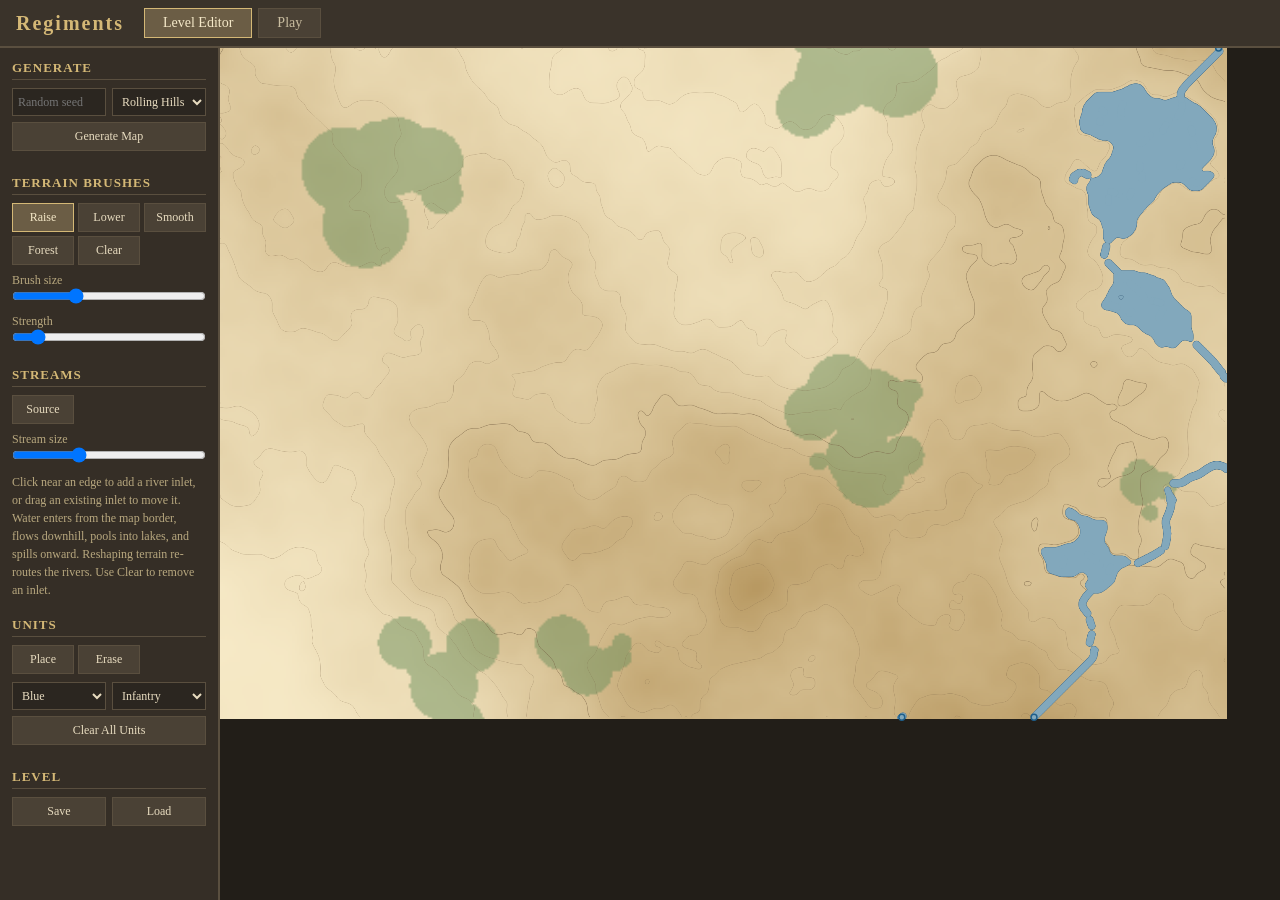
<file: v2/index.html>
<!DOCTYPE html>
<html lang="en">
<head>
    <meta charset="UTF-8">
    <meta name="viewport" content="width=device-width, initial-scale=1.0">
    <title>Regiments</title>
    <link rel="stylesheet" href="styles.css">
</head>
<body>
    <header>
        <h1>Regiments</h1>
        <nav>
            <button id="tab-editor" class="tab active">Level Editor</button>
            <button id="tab-play" class="tab">Play</button>
        </nav>
        <span id="status-bar"></span>
    </header>

    <main>
        <aside id="editor-panel">
            <section>
                <h3>Generate</h3>
                <div class="row">
                    <input type="number" id="gen-seed" placeholder="Random seed">
                    <select id="gen-style">
                        <option value="rolling">Rolling Hills</option>
                        <option value="flat">River Plains</option>
                        <option value="rugged">Rugged</option>
                    </select>
                </div>
                <button id="btn-generate" class="wide">Generate Map</button>
            </section>

            <section>
                <h3>Terrain Brushes</h3>
                <div class="tool-grid">
                    <button data-tool="raise" class="active">Raise</button>
                    <button data-tool="lower">Lower</button>
                    <button data-tool="smooth">Smooth</button>
                    <button data-tool="forest">Forest</button>
                    <button data-tool="clear">Clear</button>
                </div>
                <label>Brush size
                    <input type="range" id="brush-radius" min="10" max="200" value="70">
                </label>
                <label>Strength
                    <input type="range" id="brush-strength" min="0.05" max="1.5" step="0.05" value="0.2">
                </label>
            </section>

            <section>
                <h3>Streams</h3>
                <div class="tool-grid">
                    <button data-tool="river">Source</button>
                </div>
                <label>Stream size
                    <input type="range" id="stream-size" min="1" max="4" step="1" value="2">
                </label>
                <p class="hint">Click near an edge to add a river inlet, or drag an existing inlet to move it. Water enters from the map border, flows downhill, pools into lakes, and spills onward. Reshaping terrain re-routes the rivers. Use Clear to remove an inlet.</p>
            </section>

            <section>
                <h3>Units</h3>
                <div class="tool-grid">
                    <button data-tool="unit">Place</button>
                    <button data-tool="erase-unit">Erase</button>
                </div>
                <div class="row">
                    <select id="unit-side">
                        <option value="1">Blue</option>
                        <option value="2">Red</option>
                    </select>
                    <select id="unit-type">
                        <option value="infantry">Infantry</option>
                        <option value="cavalry">Cavalry</option>
                        <option value="artillery">Artillery</option>
                    </select>
                </div>
                <button id="btn-clear-units" class="wide">Clear All Units</button>
            </section>

            <section>
                <h3>Level</h3>
                <div class="row">
                    <button id="btn-save">Save</button>
                    <button id="btn-load">Load</button>
                </div>
            </section>
        </aside>

        <aside id="play-panel" style="display:none">
            <section>
                <h3>Battle</h3>
                <p id="battle-status" class="status"></p>
                <button id="btn-pause" class="wide">Pause</button>
                <div class="row">
                    <button data-speed="1" class="active">1x</button>
                    <button data-speed="2">2x</button>
                    <button data-speed="4">4x</button>
                </div>
                <button id="btn-restart" class="wide">Restart Battle</button>
            </section>

            <section>
                <h3>Orders</h3>
                <button id="btn-holdline" class="wide">Hold Line&nbsp;<span class="key">H</span></button>
                <div class="row">
                    <button id="btn-digin">Dig In <span class="key">D</span></button>
                    <button id="btn-stop">Halt <span class="key">S</span></button>
                </div>
                <p class="hint">Select companies, click <em>Hold Line</em>, then drag a line on the map. Infantry man the line, guns fall back to the rear, cavalry take the flanks — all facing the enemy. <em>Dig In</em> entrenches for a heavy defensive bonus (hold high ground for more).</p>
            </section>

            <section>
                <h3>Enemy AI</h3>
                <label>Difficulty
                    <select id="ai-difficulty">
                        <option value="easy">Cautious</option>
                        <option value="normal" selected>Seasoned</option>
                        <option value="hard">Ruthless</option>
                    </select>
                </label>
                <p class="hint">The red army maneuvers on its own: seizing high ground, forming combined-arms lines, entrenching on the defensive, flanking with cavalry, and pressing when your morale breaks.</p>
            </section>

            <section>
                <h3>How to play</h3>
                <p class="hint">Click or drag to select blue companies (Shift adds). Right-click to order a move. High ground makes fire more effective against troops below. Scroll to zoom, middle-drag to pan.</p>
            </section>
        </aside>

        <div id="canvas-wrap">
            <canvas id="canvas"></canvas>
        </div>
    </main>

    <script type="module" src="src/main.js"></script>
</body>
</html>
</file>
<file: v2/styles.css>
* { box-sizing: border-box; margin: 0; padding: 0; }

body {
    font-family: Georgia, 'Times New Roman', serif;
    background: #2b2620;
    color: #e8dcc0;
    height: 100vh;
    display: flex;
    flex-direction: column;
}

header {
    display: flex;
    align-items: center;
    gap: 20px;
    padding: 8px 16px;
    background: #3a332a;
    border-bottom: 2px solid #5a4f3f;
}

header h1 {
    font-size: 20px;
    letter-spacing: 2px;
    color: #d4b876;
}

nav { display: flex; gap: 6px; }

.tab {
    padding: 6px 18px;
    background: #4a4135;
    color: #c9bda0;
    border: 1px solid #5a4f3f;
    cursor: pointer;
    font-family: inherit;
    font-size: 14px;
}
.tab.active { background: #6b5d45; color: #f4e8c8; }

#status-bar { margin-left: auto; font-size: 13px; color: #b8a87f; font-style: italic; }

main {
    flex: 1;
    display: flex;
    overflow: hidden;
}

aside {
    width: 220px;
    padding: 12px;
    background: #352e26;
    border-right: 2px solid #5a4f3f;
    overflow-y: auto;
    flex-shrink: 0;
}

section { margin-bottom: 18px; }

section h3 {
    font-size: 13px;
    text-transform: uppercase;
    letter-spacing: 1px;
    color: #d4b876;
    margin-bottom: 8px;
    border-bottom: 1px solid #5a4f3f;
    padding-bottom: 3px;
}

.row { display: flex; gap: 6px; margin-bottom: 6px; }
.row > * { flex: 1; min-width: 0; }

.tool-grid {
    display: grid;
    grid-template-columns: 1fr 1fr 1fr;
    gap: 4px;
    margin-bottom: 8px;
}

button {
    padding: 6px 8px;
    background: #4a4135;
    color: #e8dcc0;
    border: 1px solid #5a4f3f;
    cursor: pointer;
    font-family: inherit;
    font-size: 12px;
}
button:hover { background: #5a4f3f; }
button.active { background: #6b5d45; border-color: #d4b876; color: #f4e8c8; }
button.wide { width: 100%; margin-bottom: 6px; }

input[type="number"], select {
    padding: 5px;
    background: #2b2620;
    color: #e8dcc0;
    border: 1px solid #5a4f3f;
    font-family: inherit;
    font-size: 12px;
    width: 100%;
}

label {
    display: block;
    font-size: 12px;
    color: #b8a87f;
    margin-bottom: 6px;
}
input[type="range"] { width: 100%; }

.key {
    display: inline-block;
    font-size: 10px;
    color: #d4b876;
    border: 1px solid #6b5d45;
    border-radius: 3px;
    padding: 0 4px;
    margin-left: 2px;
    opacity: 0.8;
}
button.active .key { color: #f4e8c8; border-color: #d4b876; }

.hint, .status { font-size: 12px; line-height: 1.5; color: #b8a87f; }
.hint em { color: #d4b876; font-style: normal; }
.status { margin-bottom: 8px; min-height: 18px; color: #e8dcc0; }

#canvas-wrap {
    flex: 1;
    overflow: hidden;
    background: #221e18;
}

#canvas {
    display: block;
    cursor: crosshair;
}
</file>
